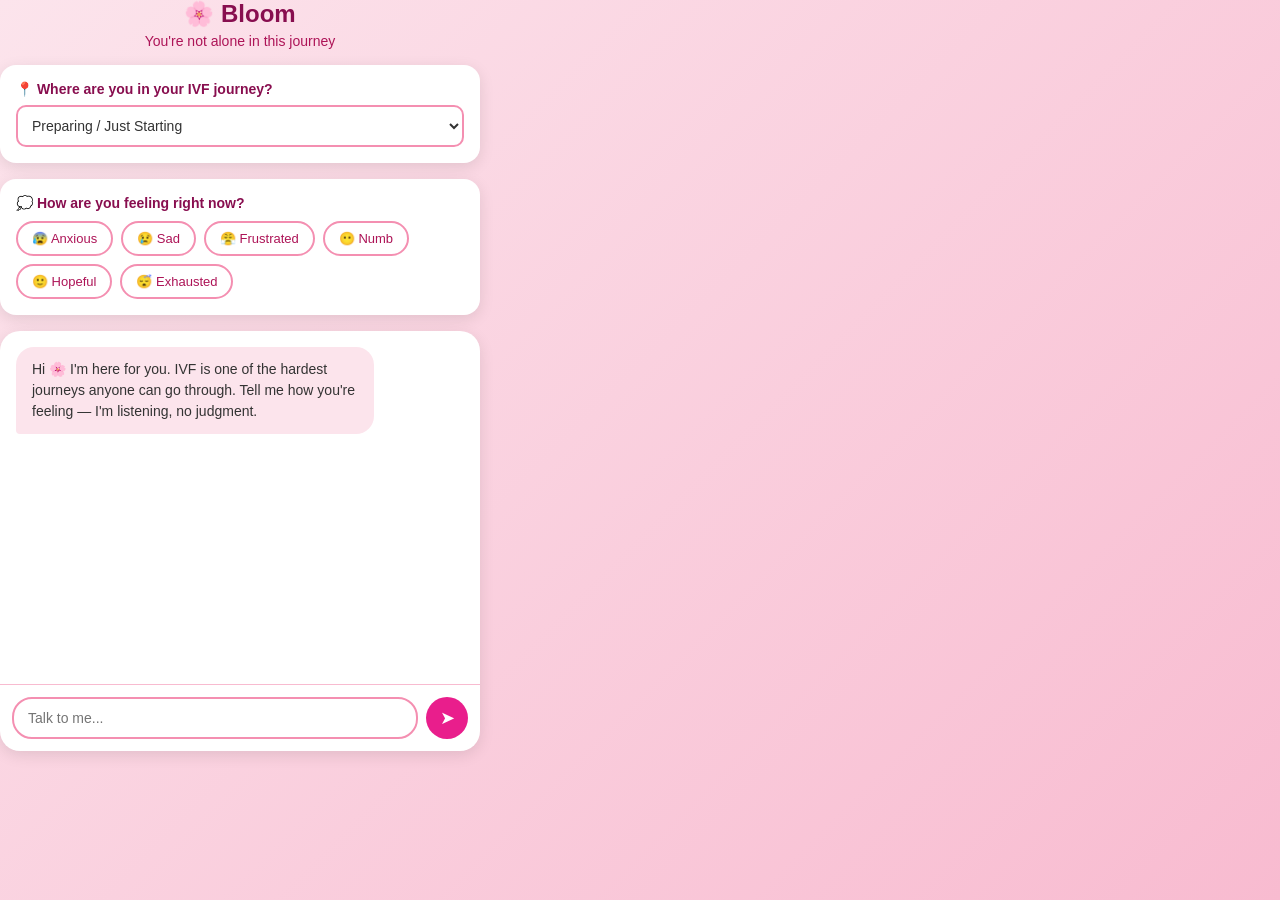
<file: index.html>
<!DOCTYPE html>
<html>
<head>
    <meta name="viewport" content="width=device-width, initial-scale=1.0">
    <title>Bloom - IVF Support Companion</title>
    <link rel="stylesheet" href="/static/style.css">
</head>
<body>
    <div class="header">
        <h1>🌸 Bloom</h1>
        <p>You're not alone in this journey</p>
    </div>

    <div class="stage-selector">
        <label>📍 Where are you in your IVF journey?</label>
        <select id="stage">
            <option value="preparing">Preparing / Just Starting</option>
            <option value="stimulation">Stimulation Phase</option>
            <option value="retrieval">Egg Retrieval</option>
            <option value="transfer">Embryo Transfer</option>
            <option value="tww">Two-Week Wait 😰</option>
            <option value="results">Just Got Results</option>
            <option value="failed">Dealing with a Failed Cycle</option>
        </select>
    </div>

    <div class="mood-selector">
        <label>💭 How are you feeling right now?</label>
        <div class="mood-buttons">
            <button class="mood-btn" onclick="selectMood(this)">😰 Anxious</button>
            <button class="mood-btn" onclick="selectMood(this)">😢 Sad</button>
            <button class="mood-btn" onclick="selectMood(this)">😤 Frustrated</button>
            <button class="mood-btn" onclick="selectMood(this)">😶 Numb</button>
            <button class="mood-btn" onclick="selectMood(this)">🙂 Hopeful</button>
            <button class="mood-btn" onclick="selectMood(this)">😴 Exhausted</button>
        </div>
    </div>

    <div class="chat-container">
        <div class="chat-messages" id="messages">
            <div class="message bot">
                Hi 🌸 I'm here for you. IVF is one of the hardest journeys anyone can go through. Tell me how you're feeling — I'm listening, no judgment.
            </div>
        </div>
        <div class="typing" id="typing" style="display:none">Typing...</div>
        <div class="chat-input">
            <input type="text" id="userInput" placeholder="Talk to me..."
                onkeypress="if(event.key==='Enter') sendMessage()"/>
            <button onclick="sendMessage()">➤</button>
        </div>
    </div>

    <script src="/static/app.js"></script>
</body>
  </html>
</file>
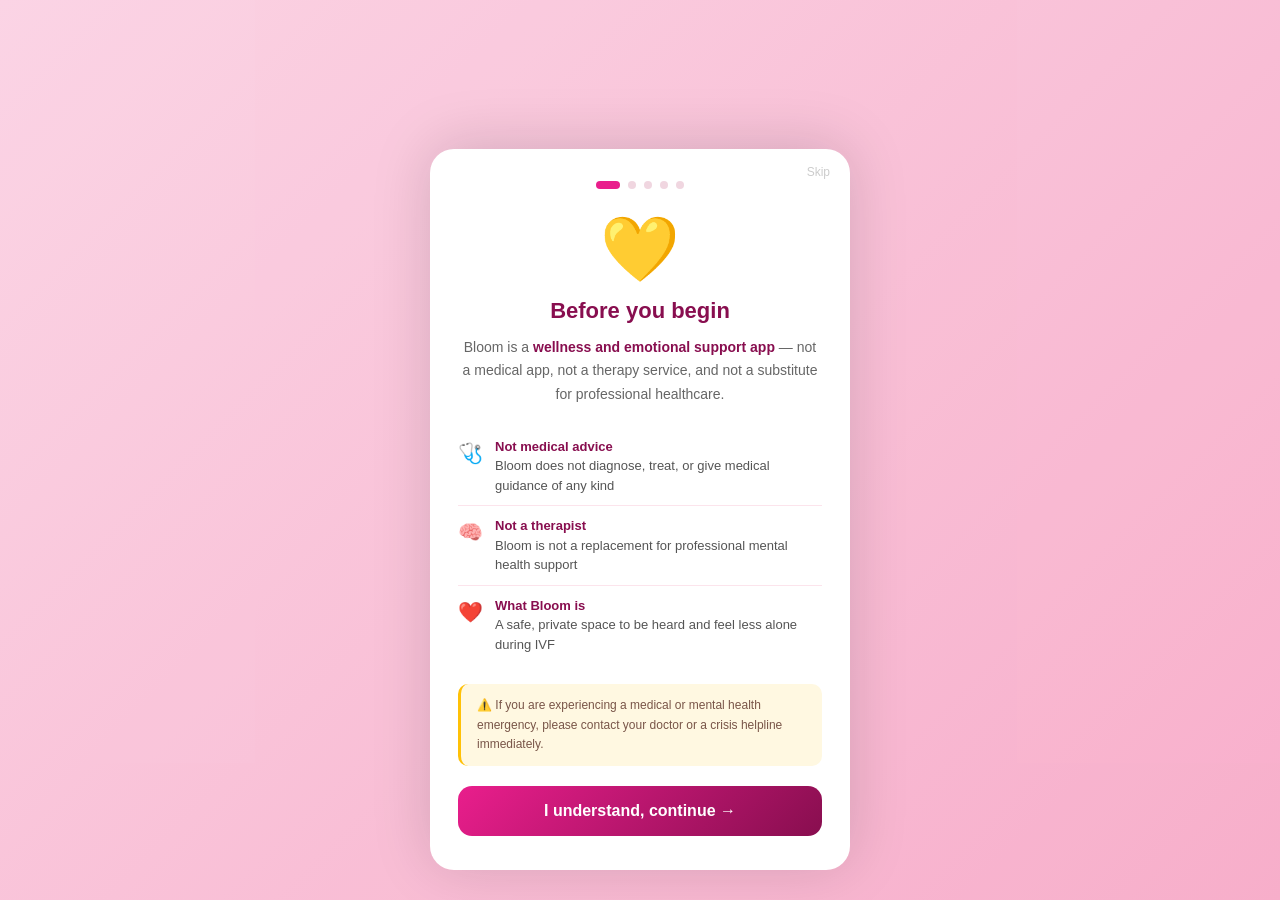
<file: templates/index.html>
<!DOCTYPE html>
<html>
<head>
    <script async src="https://www.googletagmanager.com/gtag/js?id=G-Y55SC76ZLN"></script>
    <script>
      window.dataLayer = window.dataLayer || [];
      function gtag(){dataLayer.push(arguments);}
      gtag('js', new Date());
      gtag('config', 'G-Y55SC76ZLN');
    </script>
    <meta name="viewport" content="width=device-width, initial-scale=1.0">
    <title>Bloom - IVF Support Companion</title>
    <link rel="stylesheet" href="/static/style.css">
    <style>
        #onboarding {
            position: fixed;
            inset: 0;
            background: rgba(233,30,140,0.08);
            z-index: 9999;
            display: flex;
            align-items: flex-end;
            justify-content: center;
            padding: 20px;
        }
        .ob-card {
            background: white;
            border-radius: 24px;
            width: 100%;
            max-width: 420px;
            padding: 32px 28px 24px;
            position: relative;
            box-shadow: 0 -4px 60px rgba(0,0,0,0.15);
            animation: slideUp 0.5s cubic-bezier(0.34,1.56,0.64,1);
            margin-bottom: 10px;
        }
        @keyframes slideUp {
            from { transform: translateY(80px); opacity: 0; }
            to { transform: translateY(0); opacity: 1; }
        }
        .ob-dots { display: flex; justify-content: center; gap: 8px; margin-bottom: 28px; }
        .ob-dot { width: 8px; height: 8px; border-radius: 50%; background: #f0d6e0; transition: all 0.3s ease; }
        .ob-dot.active { background: #e91e8c; width: 24px; border-radius: 4px; }
        .ob-illustration { text-align: center; font-size: 64px; margin-bottom: 16px; line-height: 1; }
        .ob-title { font-size: 22px; font-weight: 700; color: #880e4f; text-align: center; margin-bottom: 10px; line-height: 1.3; }
        .ob-desc { font-size: 14px; color: #666; text-align: center; line-height: 1.7; margin-bottom: 20px; }
        .ob-desc strong { color: #880e4f; }
        .ob-steps { list-style: none; margin-bottom: 20px; }
        .ob-steps li { display: flex; align-items: flex-start; gap: 12px; padding: 10px 0; border-bottom: 1px solid #fce4ec; font-size: 13px; color: #555; line-height: 1.5; }
        .ob-steps li:last-child { border-bottom: none; }
        .ob-steps .step-icon { font-size: 20px; flex-shrink: 0; margin-top: 1px; }
        .ob-steps strong { color: #880e4f; display: block; font-size: 13px; font-weight: 600; }
        .ob-pills { display: flex; flex-wrap: wrap; justify-content: center; gap: 8px; margin-bottom: 20px; }
        .ob-pill { background: #fce4ec; border-radius: 20px; padding: 6px 14px; font-size: 12px; color: #880e4f; font-weight: 500; }
        .ob-warning { background: #fff8e1; border-radius: 10px; padding: 12px 16px; margin-bottom: 20px; font-size: 12px; color: #795548; line-height: 1.6; text-align: left; border-left: 3px solid #ffc107; }
        .ob-btn-primary { width: 100%; padding: 16px; background: linear-gradient(135deg, #e91e8c, #880e4f); color: white; border: none; border-radius: 14px; font-size: 16px; font-weight: 600; cursor: pointer; margin-bottom: 10px; }
        .ob-btn-skip { width: 100%; padding: 10px; background: none; color: #bbb; border: none; font-size: 13px; cursor: pointer; }
        .ob-skip-top { position: absolute; top: 16px; right: 20px; font-size: 12px; color: #ccc; cursor: pointer; background: none; border: none; }
        .ob-slide { display: none; }
        .ob-slide.active { display: block; }
    </style>
</head>
<body>

    <div id="onboarding">
        <div class="ob-card">
            <button class="ob-skip-top" onclick="skipOnboarding()">Skip</button>

            <div class="ob-slide active" id="ob-slide-1">
                <div class="ob-dots"><div class="ob-dot active"></div><div class="ob-dot"></div><div class="ob-dot"></div><div class="ob-dot"></div><div class="ob-dot"></div></div>
                <div class="ob-illustration">💛</div>
                <div class="ob-title">Before you begin</div>
                <div class="ob-desc">Bloom is a <strong>wellness and emotional support app</strong> — not a medical app, not a therapy service, and not a substitute for professional healthcare.</div>
                <ul class="ob-steps">
                    <li><span class="step-icon">🩺</span><div><strong>Not medical advice</strong>Bloom does not diagnose, treat, or give medical guidance of any kind</div></li>
                    <li><span class="step-icon">🧠</span><div><strong>Not a therapist</strong>Bloom is not a replacement for professional mental health support</div></li>
                    <li><span class="step-icon">❤️</span><div><strong>What Bloom is</strong>A safe, private space to be heard and feel less alone during IVF</div></li>
                </ul>
                <div class="ob-warning">⚠️ If you are experiencing a medical or mental health emergency, please contact your doctor or a crisis helpline immediately.</div>
                <button class="ob-btn-primary" onclick="obNext(2)">I understand, continue →</button>
            </div>

            <div class="ob-slide" id="ob-slide-2">
                <div class="ob-dots"><div class="ob-dot"></div><div class="ob-dot active"></div><div class="ob-dot"></div><div class="ob-dot"></div><div class="ob-dot"></div></div>
                <div class="ob-illustration">🌸</div>
                <div class="ob-title">Welcome to Bloom</div>
                <div class="ob-desc">Your <strong>24/7 emotional support companion</strong> for the IVF journey. Built for the hard moments — especially the 2am ones.</div>
                <div class="ob-pills"><span class="ob-pill">🔒 100% Private</span><span class="ob-pill">💬 AI Powered</span><span class="ob-pill">🌸 IVF Focused</span></div>
                <button class="ob-btn-primary" onclick="obNext(3)">Get Started →</button>
                <button class="ob-btn-skip" onclick="skipOnboarding()">I'll explore on my own</button>
            </div>

            <div class="ob-slide" id="ob-slide-3">
                <div class="ob-dots"><div class="ob-dot"></div><div class="ob-dot"></div><div class="ob-dot active"></div><div class="ob-dot"></div><div class="ob-dot"></div></div>
                <div class="ob-illustration">💬</div>
                <div class="ob-title">Talk to Bloom anytime</div>
                <div class="ob-desc">Bloom understands <strong>exactly where you are in your IVF journey</strong>. Tell it your stage and how you feel.</div>
                <ul class="ob-steps">
                    <li><span class="step-icon">📍</span><div><strong>Select your IVF stage</strong>From stimulation to two-week wait — Bloom responds differently for each phase</div></li>
                    <li><span class="step-icon">💭</span><div><strong>Share your mood</strong>Anxious, sad, hopeful — no feeling is wrong here</div></li>
                    <li><span class="step-icon">💬</span><div><strong>Just start talking</strong>Type how you're feeling — Bloom responds like a caring friend</div></li>
                </ul>
                <button class="ob-btn-primary" onclick="obNext(4)">Next →</button>
            </div>

            <div class="ob-slide" id="ob-slide-4">
                <div class="ob-dots"><div class="ob-dot"></div><div class="ob-dot"></div><div class="ob-dot"></div><div class="ob-dot active"></div><div class="ob-dot"></div></div>
                <div class="ob-illustration">✨</div>
                <div class="ob-title">More than just chat</div>
                <div class="ob-desc">Bloom has <strong>4 tools</strong> to support you through every moment of IVF</div>
                <ul class="ob-steps">
                    <li><span class="step-icon">💬</span><div><strong>Talk</strong>Chat with Bloom anytime — day or night</div></li>
                    <li><span class="step-icon">🧘</span><div><strong>Calm</strong>Breathing exercises and grounding tools for anxiety</div></li>
                    <li><span class="step-icon">✨</span><div><strong>Affirm</strong>Daily affirmations written for IVF patients</div></li>
                    <li><span class="step-icon">📓</span><div><strong>Journal</strong>A private space to write your feelings freely</div></li>
                </ul>
                <button class="ob-btn-primary" onclick="obNext(5)">Next →</button>
            </div>

            <div class="ob-slide" id="ob-slide-5">
                <div class="ob-dots"><div class="ob-dot"></div><div class="ob-dot"></div><div class="ob-dot"></div><div class="ob-dot"></div><div class="ob-dot active"></div></div>
                <div class="ob-illustration">🏥</div>
                <div class="ob-title">Ready to begin</div>
                <div class="ob-desc">Start <strong>free with 5 messages a day</strong>, or ask your IVF clinic for an access code for unlimited support.</div>
                <ul class="ob-steps">
                    <li><span class="step-icon">🆓</span><div><strong>Free access</strong>5 messages per day — resets every morning</div></li>
                    <li><span class="step-icon">🏥</span><div><strong>Clinic code</strong>Ask your fertility clinic for a code — unlocks unlimited access</div></li>
                    <li><span class="step-icon">🔒</span><div><strong>Always private</strong>No names, no personal data stored. Ever.</div></li>
                </ul>
                <button class="ob-btn-primary" onclick="skipOnboarding()">Start using Bloom 🌸</button>
            </div>
        </div>
    </div>

    <div id="welcomeScreen" style="display:none">
        <div class="welcome-box">
            <div class="welcome-logo">🌸</div>
            <h1>Bloom</h1>
            <p class="welcome-tagline">You're not alone in this journey</p>
            <div class="trust-badges">
                <span>🔒 Private</span>
                <span>💬 AI Support</span>
                <span>🌸 Built for IVF</span>
            </div>
            <p class="welcome-desc">Bloom is your personal emotional support companion — available 24/7, especially at those hard 2am moments during IVF.</p>
            <p class="welcome-desc">Just tell me how you're feeling. No judgment. No advice unless you want it. Just someone who truly listens. 💕</p>
            <button class="start-btn" onclick="showCodeEntry()">I have a clinic code 🏥</button>
            <button class="start-btn-free" onclick="startFreeChat()">Try free (5 messages/day)</button>
        </div>
    </div>

    <div id="codeScreen" style="display:none">
        <div class="welcome-box">
            <div class="welcome-logo">🏥</div>
            <h1>Enter Clinic Code</h1>
            <p class="welcome-tagline">Your clinic gave you a special access code</p>
            <input type="text" id="codeInput" class="code-input" placeholder="e.g. BLOOM-AUS-001" />
            <div id="codeError" class="code-error" style="display:none">❌ Invalid code. Please check with your clinic.</div>
            <button class="start-btn" onclick="validateCode()">Access Bloom 🌸</button>
            <button class="start-btn-free" onclick="showWelcome()">← Go back</button>
        </div>
    </div>

    <div id="mainApp" style="display:none">
        <div class="header">
            <h1>🌸 Bloom</h1>
            <p id="accessLabel">You're not alone in this journey</p>
        </div>
        <div class="trust-strip">
            <span>🔒 Private</span>
            <span>💬 AI Support</span>
            <span id="accessBadge">🆓 Free</span>
            <span>🌸 Built for IVF</span>
        </div>
        <div class="tab-nav">
            <button class="tab-btn active" onclick="showTab('chatTab', this)">💬 Talk</button>
            <button class="tab-btn" onclick="showTab('exercisesTab', this)">🧘 Calm</button>
            <button class="tab-btn" onclick="showTab('affirmationsTab', this)">✨ Affirm</button>
            <button class="tab-btn" onclick="showTab('journalTab', this)">📓 Journal</button>
        </div>
        <div id="chatTab" class="tab-content">
            <div class="stage-selector">
                <label>📍 Where are you in your IVF journey?</label>
                <select id="stage">
                    <option value="preparing">Preparing / Just Starting</option>
                    <option value="stimulation">Stimulation Phase</option>
                    <option value="retrieval">Egg Retrieval</option>
                    <option value="transfer">Embryo Transfer</option>
                    <option value="tww">Two-Week Wait 😰</option>
                    <option value="results">Just Got Results</option>
                    <option value="failed">Dealing with a Failed Cycle</option>
                </select>
            </div>
            <div class="mood-selector">
                <label>💭 How are you feeling right now?</label>
                <div class="mood-buttons">
                    <button class="mood-btn" onclick="selectMood(this)">😰 Anxious</button>
                    <button class="mood-btn" onclick="selectMood(this)">😢 Sad</button>
                    <button class="mood-btn" onclick="selectMood(this)">😤 Frustrated</button>
                    <button class="mood-btn" onclick="selectMood(this)">😶 Numb</button>
                    <button class="mood-btn" onclick="selectMood(this)">🙂 Hopeful</button>
                    <button class="mood-btn" onclick="selectMood(this)">😴 Exhausted</button>
                </div>
            </div>
            <div class="chat-container">
                <div class="chat-messages" id="messages">
                    <div class="message bot">Hi 🌸 I'm here for you. IVF is one of the hardest journeys anyone can go through. Tell me how you're feeling — I'm listening, no judgment.</div>
                    <div class="message hint">💡 Try: "I'm so anxious about my results" or "I can't sleep during the two week wait"</div>
                </div>
                <div class="typing" id="typing" style="display:none">Typing...</div>
                <div id="messageCounter" class="message-counter" style="display:none"></div>
                <div class="chat-input">
                    <input type="text" id="userInput" placeholder="Tell me how you're feeling..." onkeypress="if(event.key==='Enter') sendMessage()"/>
                    <button onclick="sendMessage()">➤</button>
                </div>
            </div>
            <div id="upgradePrompt" class="upgrade-prompt" style="display:none">
                <p>💕 You've used your 5 free messages today</p>
                <p>Come back tomorrow for more free messages, or get a clinic code from your IVF provider for unlimited access.</p>
            </div>
            <div class="feedback-container" id="feedbackContainer" style="display:none">
                <p>Was Bloom helpful today? 💕</p>
                <div class="feedback-buttons">
                    <button class="feedback-btn" onclick="sendFeedback('helpful')">👍 Yes, it helped</button>
                    <button class="feedback-btn" onclick="sendFeedback('not_helpful')">👎 Not really</button>
                </div>
                <div id="feedbackThanks" style="display:none"><p>Thank you! Your feedback helps us improve 🌸</p></div>
            </div>
        </div>
        <div id="exercisesTab" class="tab-content" style="display:none">
            <div class="section-title">🧘 Calming Exercises</div>
            <p class="section-desc">Choose an exercise to help you feel calmer right now</p>
            <div class="exercise-card" onclick="startExercise('breathing')"><div class="exercise-icon">😮‍💨</div><div class="exercise-info"><h3>Box Breathing</h3><p>2 minutes • Reduces anxiety instantly</p></div></div>
            <div class="exercise-card" onclick="startExercise('grounding')"><div class="exercise-icon">🌿</div><div class="exercise-info"><h3>5-4-3-2-1 Grounding</h3><p>3 minutes • Brings you back to now</p></div></div>
            <div class="exercise-card" onclick="startExercise('bodyscan')"><div class="exercise-icon">💆</div><div class="exercise-info"><h3>Body Scan Relaxation</h3><p>5 minutes • Releases physical tension</p></div></div>
            <div class="exercise-card" onclick="startExercise('visualization')"><div class="exercise-icon">🌈</div><div class="exercise-info"><h3>Safe Place Visualization</h3><p>4 minutes • Creates inner peace</p></div></div>
            <div id="exercisePlayer" style="display:none">
                <div class="exercise-player">
                    <div id="exerciseText" class="exercise-step"></div>
                    <div id="exerciseTimer" class="exercise-timer"></div>
                    <button class="exercise-next-btn" onclick="nextStep()">Next ➤</button>
                    <button class="exercise-close-btn" onclick="closeExercise()">✕ Close</button>
                </div>
            </div>
        </div>
        <div id="affirmationsTab" class="tab-content" style="display:none">
            <div class="section-title">✨ Daily Affirmations</div>
            <p class="section-desc">Words of strength for your IVF journey</p>
            <div class="affirmation-card">
                <div class="affirmation-text" id="affirmationText"></div>
                <button class="affirmation-btn" onclick="newAffirmation()">New Affirmation 🌸</button>
            </div>
        </div>
        <div id="journalTab" class="tab-content" style="display:none">
            <div class="section-title">📓 Today's Journal</div>
            <p class="section-desc">Write freely — this is your private space</p>
            <div class="journal-prompt" id="journalPrompt"></div>
            <textarea class="journal-input" id="journalText" placeholder="Write how you're feeling today..."></textarea>
            <button class="journal-save-btn" onclick="saveJournal()">Save Entry 💕</button>
            <div id="journalSaved" style="display:none" class="journal-saved">✅ Saved! Keep writing whenever you need to.</div>
        </div>
    </div>

    <script src="/static/app.js"></script>
    <script>
        function obNext(n) {
            document.querySelectorAll('.ob-slide').forEach(s => s.classList.remove('active'));
            const t = document.getElementById('ob-slide-' + n);
            if (t) t.classList.add('active');
        }

        function skipOnboarding() {
            localStorage.setItem('bloom_onboarded', 'true');
            const ob = document.getElementById('onboarding');
            ob.style.opacity = '0';
            ob.style.transition = 'opacity 0.3s ease';
            setTimeout(() => {
                ob.style.display = 'none';
                document.getElementById('welcomeScreen').style.display = 'flex';
            }, 300);
        }

        window.addEventListener('DOMContentLoaded', () => {
            if (localStorage.getItem('bloom_onboarded') === 'true') {
                document.getElementById('onboarding').style.display = 'none';
                document.getElementById('welcomeScreen').style.display = 'flex';
            }
        });
    </script>
</body>
                                                            </html>
</file>
<file: static/style.css>
* { box-sizing: border-box; margin: 0; padding: 0; }

body {
    font-family: 'Segoe UI', sans-serif;
    background: linear-gradient(135deg, #fce4ec, #f8bbd0);
    min-height: 100vh;
}

/* ===== WELCOME SCREEN ===== */
#welcomeScreen {
    min-height: 100vh;
    display: flex;
    align-items: center;
    justify-content: center;
    padding: 20px;
}

.welcome-box {
    background: white;
    border-radius: 24px;
    padding: 32px 24px;
    max-width: 420px;
    width: 100%;
    text-align: center;
    box-shadow: 0 8px 30px rgba(233,30,140,0.15);
}

.welcome-logo {
    font-size: 56px;
    margin-bottom: 8px;
}

.welcome-box h1 {
    color: #880e4f;
    font-size: 32px;
    margin-bottom: 8px;
}

.welcome-tagline {
    color: #ad1457;
    font-size: 15px;
    font-style: italic;
    margin-bottom: 20px;
}

.trust-badges {
    display: flex;
    gap: 8px;
    justify-content: center;
    flex-wrap: wrap;
    margin-bottom: 20px;
}

.trust-badges span {
    background: #fce4ec;
    color: #880e4f;
    padding: 6px 12px;
    border-radius: 20px;
    font-size: 12px;
    font-weight: 600;
}

.welcome-desc {
    color: #555;
    font-size: 14px;
    line-height: 1.6;
    margin-bottom: 14px;
    text-align: left;
}

.start-btn {
    background: #e91e8c;
    color: white;
    border: none;
    border-radius: 25px;
    padding: 16px 32px;
    font-size: 16px;
    font-weight: 600;
    cursor: pointer;
    width: 100%;
    margin-top: 12px;
}

/* ===== MAIN APP ===== */
#mainApp {
    flex-direction: column;
    align-items: center;
    padding: 20px;
    min-height: 100vh;
}

.header {
    text-align: center;
    margin-bottom: 16px;
    width: 100%;
    max-width: 480px;
}

.header h1 {
    color: #880e4f;
    font-size: 24px;
}

.header p {
    color: #ad1457;
    font-size: 14px;
    margin-top: 5px;
}

.trust-strip {
    display: flex;
    gap: 8px;
    justify-content: center;
    flex-wrap: wrap;
    margin-bottom: 16px;
    width: 100%;
    max-width: 480px;
}

.trust-strip span {
    background: white;
    color: #880e4f;
    padding: 5px 10px;
    border-radius: 20px;
    font-size: 11px;
    font-weight: 600;
    box-shadow: 0 2px 8px rgba(0,0,0,0.08);
}

.stage-selector {
    background: white;
    border-radius: 16px;
    padding: 16px;
    width: 100%;
    max-width: 480px;
    margin-bottom: 16px;
    box-shadow: 0 4px 15px rgba(0,0,0,0.1);
}

.stage-selector label {
    display: block;
    color: #880e4f;
    font-weight: 600;
    margin-bottom: 8px;
    font-size: 14px;
}

.stage-selector select {
    width: 100%;
    padding: 10px;
    border: 2px solid #f48fb1;
    border-radius: 10px;
    color: #333;
    font-size: 14px;
    background: white;
}

.mood-selector {
    background: white;
    border-radius: 16px;
    padding: 16px;
    width: 100%;
    max-width: 480px;
    margin-bottom: 16px;
    box-shadow: 0 4px 15px rgba(0,0,0,0.1);
}

.mood-selector label {
    display: block;
    color: #880e4f;
    font-weight: 600;
    margin-bottom: 10px;
    font-size: 14px;
}

.mood-buttons {
    display: flex;
    gap: 8px;
    flex-wrap: wrap;
}

.mood-btn {
    padding: 8px 14px;
    border: 2px solid #f48fb1;
    border-radius: 20px;
    background: white;
    color: #ad1457;
    font-size: 13px;
    cursor: pointer;
}

.mood-btn.selected {
    background: #e91e8c;
    color: white;
    border-color: #e91e8c;
}

.chat-container {
    background: white;
    border-radius: 20px;
    width: 100%;
    max-width: 480px;
    box-shadow: 0 4px 15px rgba(0,0,0,0.1);
    display: flex;
    flex-direction: column;
    height: 420px;
}

.chat-messages {
    flex: 1;
    overflow-y: auto;
    padding: 16px;
    display: flex;
    flex-direction: column;
    gap: 12px;
}

.message {
    max-width: 80%;
    padding: 12px 16px;
    border-radius: 18px;
    font-size: 14px;
    line-height: 1.5;
}

.message.bot {
    background: #fce4ec;
    color: #333;
    align-self: flex-start;
    border-bottom-left-radius: 4px;
}

.message.user {
    background: #e91e8c;
    color: white;
    align-self: flex-end;
    border-bottom-right-radius: 4px;
}

.message.hint {
    background: #fff9c4;
    color: #666;
    font-size: 12px;
    align-self: center;
    text-align: center;
    border-radius: 12px;
    max-width: 90%;
}

.chat-input {
    display: flex;
    padding: 12px;
    border-top: 1px solid #f8bbd0;
    gap: 8px;
}

.chat-input input {
    flex: 1;
    padding: 10px 14px;
    border: 2px solid #f48fb1;
    border-radius: 20px;
    font-size: 14px;
    outline: none;
}

.chat-input input:focus {
    border-color: #e91e8c;
}

.chat-input button {
    background: #e91e8c;
    color: white;
    border: none;
    border-radius: 50%;
    width: 42px;
    height: 42px;
    font-size: 18px;
    cursor: pointer;
}

.typing {
    color: #ad1457;
    font-size: 13px;
    font-style: italic;
    padding: 0 16px 8px;
}

.feedback-container {
    background: white;
    border-radius: 16px;
    padding: 16px;
    width: 100%;
    max-width: 480px;
    margin-top: 16px;
    box-shadow: 0 4px 15px rgba(0,0,0,0.1);
    text-align: center;
}

.feedback-container p {
    color: #880e4f;
    font-weight: 600;
    margin-bottom: 12px;
    font-size: 15px;
}

.feedback-buttons {
    display: flex;
    gap: 12px;
    justify-content: center;
}

.feedback-btn {
    padding: 10px 20px;
    border: 2px solid #f48fb1;
    border-radius: 20px;
    background: white;
    color: #ad1457;
    font-size: 14px;
    cursor: pointer;
}

#feedbackThanks p {
    color: #e91e8c;
    font-size: 14px;
    margin-top: 10px;
}

/* ===== TABS ===== */
.tab-nav {
    display: flex;
    gap: 8px;
    width: 100%;
    max-width: 480px;
    margin-bottom: 16px;
    background: white;
    border-radius: 16px;
    padding: 8px;
    box-shadow: 0 4px 15px rgba(0,0,0,0.1);
}

.tab-btn {
    flex: 1;
    padding: 10px 4px;
    border: none;
    border-radius: 12px;
    background: transparent;
    color: #ad1457;
    font-size: 12px;
    font-weight: 600;
    cursor: pointer;
    transition: all 0.2s;
}

.tab-btn.active {
    background: #e91e8c;
    color: white;
}

.tab-content {
    width: 100%;
    max-width: 480px;
}

/* ===== EXERCISES ===== */
.section-title {
    color: #880e4f;
    font-size: 18px;
    font-weight: 700;
    margin-bottom: 6px;
}

.section-desc {
    color: #ad1457;
    font-size: 13px;
    margin-bottom: 16px;
}

.exercise-card {
    background: white;
    border-radius: 16px;
    padding: 16px;
    margin-bottom: 12px;
    box-shadow: 0 4px 15px rgba(0,0,0,0.08);
    display: flex;
    align-items: center;
    gap: 16px;
    cursor: pointer;
    transition: all 0.2s;
}

.exercise-card:hover {
    transform: translateY(-2px);
    box-shadow: 0 6px 20px rgba(233,30,140,0.15);
}

.exercise-icon {
    font-size: 32px;
}

.exercise-info h3 {
    color: #880e4f;
    font-size: 15px;
    margin-bottom: 4px;
}

.exercise-info p {
    color: #999;
    font-size: 12px;
}

.exercise-player {
    background: white;
    border-radius: 20px;
    padding: 24px;
    margin-top: 16px;
    box-shadow: 0 4px 15px rgba(0,0,0,0.1);
    text-align: center;
}

.exercise-step {
    color: #333;
    font-size: 16px;
    line-height: 1.6;
    margin-bottom: 16px;
    min-height: 60px;
}

.exercise-timer {
    color: #ad1457;
    font-size: 13px;
    margin-bottom: 16px;
}

.exercise-next-btn {
    background: #e91e8c;
    color: white;
    border: none;
    border-radius: 25px;
    padding: 12px 32px;
    font-size: 15px;
    cursor: pointer;
    margin-right: 8px;
}

.exercise-close-btn {
    background: transparent;
    color: #ad1457;
    border: 2px solid #f48fb1;
    border-radius: 25px;
    padding: 12px 24px;
    font-size: 15px;
    cursor: pointer;
}

/* ===== AFFIRMATIONS ===== */
.affirmation-card {
    background: white;
    border-radius: 20px;
    padding: 32px 24px;
    text-align: center;
    box-shadow: 0 4px 15px rgba(0,0,0,0.1);
    margin-bottom: 16px;
}

.affirmation-text {
    color: #880e4f;
    font-size: 18px;
    line-height: 1.6;
    font-style: italic;
    margin-bottom: 20px;
    min-height: 80px;
}

.affirmation-btn {
    background: #e91e8c;
    color: white;
    border: none;
    border-radius: 25px;
    padding: 12px 24px;
    font-size: 14px;
    cursor: pointer;
}

/* ===== JOURNAL ===== */
.journal-prompt {
    background: #fce4ec;
    border-radius: 12px;
    padding: 14px;
    color: #880e4f;
    font-size: 14px;
    line-height: 1.5;
    margin-bottom: 16px;
    font-style: italic;
}

.journal-input {
    width: 100%;
    min-height: 200px;
    padding: 16px;
    border: 2px solid #f48fb1;
    border-radius: 16px;
    font-size: 14px;
    line-height: 1.6;
    color: #333;
    background: white;
    outline: none;
    resize: vertical;
    margin-bottom: 12px;
    font-family: 'Segoe UI', sans-serif;
}

.journal-input:focus {
    border-color: #e91e8c;
}

.journal-save-btn {
    background: #e91e8c;
    color: white;
    border: none;
    border-radius: 25px;
    padding: 14px 32px;
    font-size: 15px;
    cursor: pointer;
    width: 100%;
}

.journal-saved {
    text-align: center;
    color: #e91e8c;
    font-size: 14px;
    margin-top: 12px;
    font-weight: 600;
}

/* ===== CODE SCREEN ===== */
#welcomeScreen, #codeScreen {
    min-height: 100vh;
    display: flex;
    align-items: center;
    justify-content: center;
    padding: 20px;
}

.code-input {
    width: 100%;
    padding: 14px;
    border: 2px solid #f48fb1;
    border-radius: 12px;
    font-size: 18px;
    text-align: center;
    letter-spacing: 3px;
    font-weight: 700;
    color: #880e4f;
    outline: none;
    margin-bottom: 12px;
    text-transform: uppercase;
}

.code-input:focus {
    border-color: #e91e8c;
}

.code-error {
    color: #e53935;
    font-size: 13px;
    margin-bottom: 12px;
    text-align: center;
}

.start-btn-free {
    background: transparent;
    color: #ad1457;
    border: 2px solid #f48fb1;
    border-radius: 25px;
    padding: 14px 32px;
    font-size: 15px;
    cursor: pointer;
    width: 100%;
    margin-top: 10px;
}

/* ===== UPGRADE PROMPT ===== */
.upgrade-prompt {
    background: #fce4ec;
    border-radius: 16px;
    padding: 20px;
    text-align: center;
    margin-top: 16px;
    width: 100%;
    max-width: 480px;
}

.upgrade-prompt p {
    color: #880e4f;
    font-size: 14px;
    line-height: 1.6;
    margin-bottom: 8px;
    font-weight: 600;
}

.upgrade-prompt p:last-child {
    font-weight: normal;
    color: #ad1457;
}

/* ===== MESSAGE COUNTER ===== */
.message-counter {
    text-align: center;
    color: #ad1457;
    font-size: 12px;
    padding: 4px;
}
</file>
